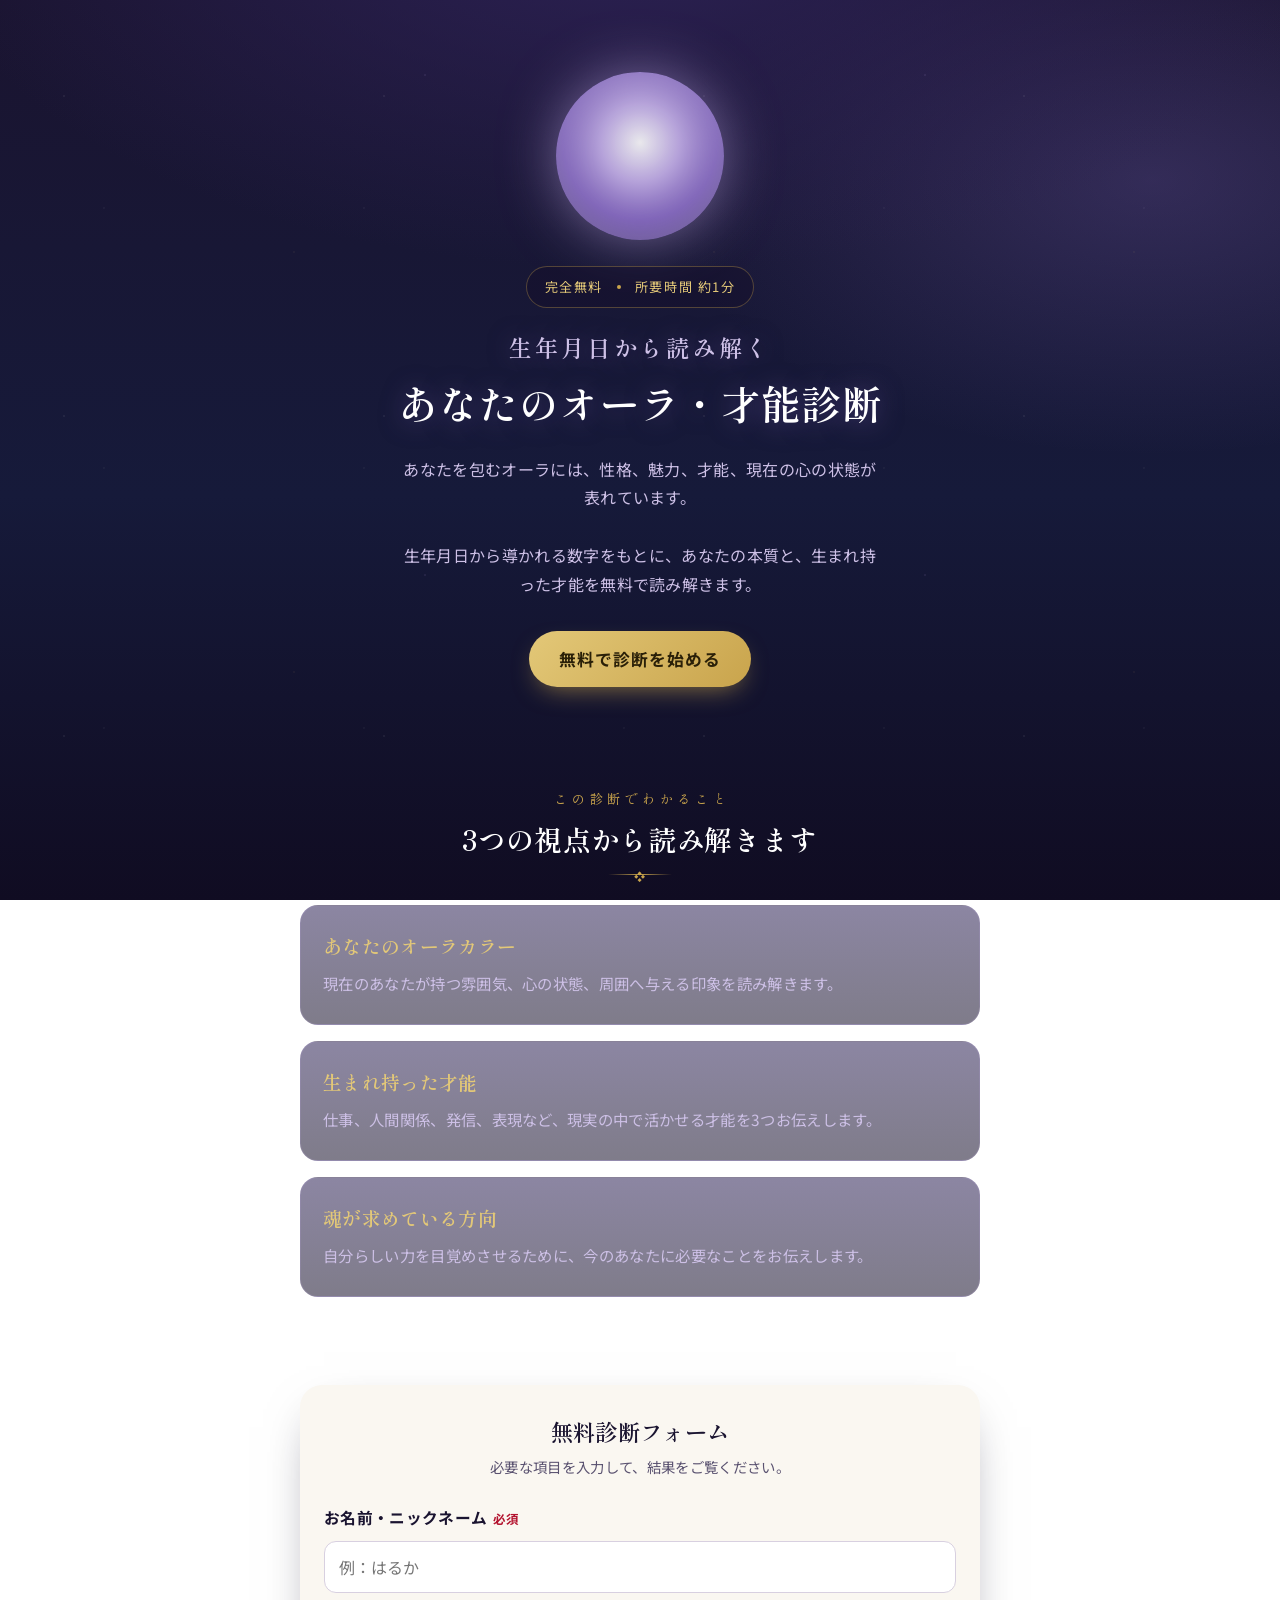
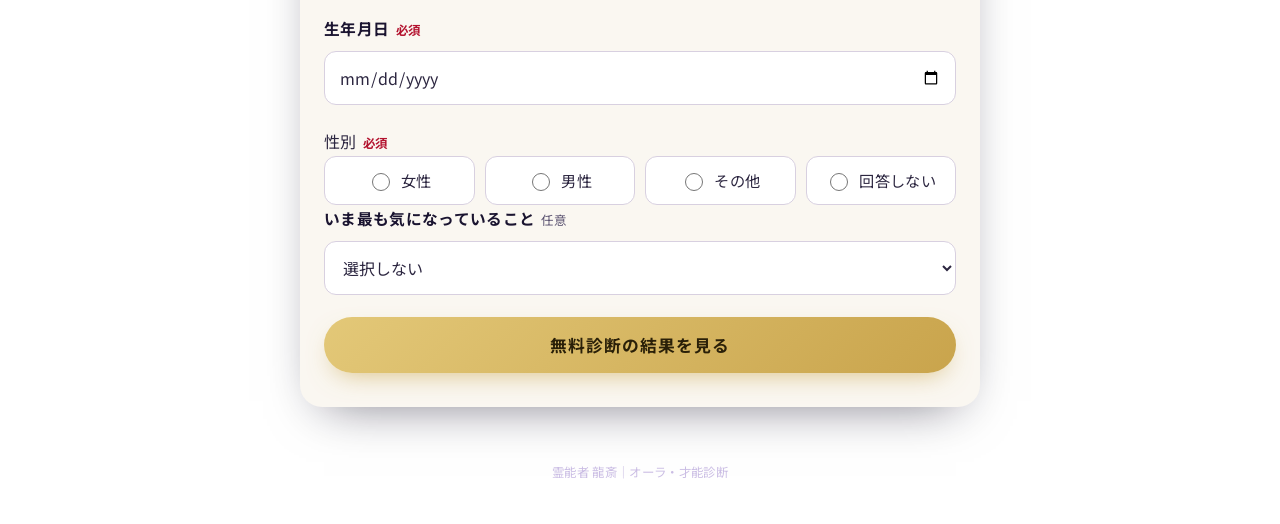
<file: index.html>
<!DOCTYPE html>
<html lang="ja">
<head>
<meta charset="UTF-8">
<meta name="viewport" content="width=device-width, initial-scale=1">
<title>無料オーラ・才能診断｜龍斎</title>
<meta name="description" content="霊能者・龍斎による無料オーラ・才能診断。生年月日から、あなたの本質・オーラカラー・生まれ持った才能を読み解きます。所要時間約1分、完全無料。">
<meta name="format-detection" content="telephone=no">

<!-- OGP（URLは公開時に差し替え） -->
<meta property="og:type" content="website">
<meta property="og:title" content="無料オーラ・才能診断｜龍斎">
<meta property="og:description" content="生年月日から、あなたの本質・オーラカラー・生まれ持った才能を無料で読み解きます。">
<meta property="og:url" content="https://example.com/">
<meta property="og:image" content="https://example.com/assets/main-visual.webp">
<meta name="twitter:card" content="summary_large_image">

<!-- フォント（読み込めない場合もCSSのフォールバックで崩れません） -->
<link rel="preconnect" href="https://fonts.googleapis.com">
<link rel="preconnect" href="https://fonts.gstatic.com" crossorigin>
<link href="https://fonts.googleapis.com/css2?family=Shippori+Mincho:wght@500;600&family=Noto+Sans+JP:wght@400;500;700&display=swap" rel="stylesheet">

<link rel="stylesheet" href="style.css">
</head>
<body>

<!-- ファーストビュー -->
<header class="hero">
  <div class="wrap">
    <div class="hero__visual" aria-hidden="true"></div>
    <div class="hero__label">
      <span>完全無料</span><span class="dot"></span><span>所要時間 約1分</span>
    </div>
    <h1><span class="sub">生年月日から読み解く</span>あなたのオーラ・才能診断</h1>
    <p>あなたを包むオーラには、性格、魅力、才能、現在の心の状態が表れています。

生年月日から導かれる数字をもとに、あなたの本質と、生まれ持った才能を無料で読み解きます。</p>
    <button type="button" class="btn" data-scroll="form">無料で診断を始める</button>
  </div>
</header>

<!-- 診断の説明 -->
<section class="section">
  <div class="wrap">
    <div class="section__head">
      <p class="eyebrow">この診断でわかること</p>
      <h2>3つの視点から読み解きます</h2>
      <div class="divider" aria-hidden="true"></div>
    </div>
    <div class="cards">
      <div class="card">
        <h3>あなたのオーラカラー</h3>
        <p>現在のあなたが持つ雰囲気、心の状態、周囲へ与える印象を読み解きます。</p>
      </div>
      <div class="card">
        <h3>生まれ持った才能</h3>
        <p>仕事、人間関係、発信、表現など、現実の中で活かせる才能を3つお伝えします。</p>
      </div>
      <div class="card">
        <h3>魂が求めている方向</h3>
        <p>自分らしい力を目覚めさせるために、今のあなたに必要なことをお伝えします。</p>
      </div>
    </div>
  </div>
</section>

<!-- 診断フォーム -->
<section class="section" id="form">
  <div class="wrap">
    <form class="formcard" id="diagnose-form" novalidate>
      <h2>無料診断フォーム</h2>
      <p class="note">必要な項目を入力して、結果をご覧ください。</p>

      <div class="field">
        <label class="lbl" for="name">お名前・ニックネーム<span class="req">必須</span></label>
        <input class="input" type="text" id="name" name="name" autocomplete="nickname"
               placeholder="例：はるか" maxlength="30">
      </div>

      <div class="field">
        <label class="lbl" for="birth">生年月日<span class="req">必須</span></label>
        <input class="input" type="date" id="birth" name="birth" autocomplete="bday">
      </div>

      <fieldset class="field" id="field-gender" tabindex="-1" style="border:0;margin:0;padding:0;">
        <legend class="lbl" style="padding:0;">性別<span class="req">必須</span></legend>
        <div class="radios">
          <label><input type="radio" name="gender" value="女性">女性</label>
          <label><input type="radio" name="gender" value="男性">男性</label>
          <label><input type="radio" name="gender" value="その他">その他</label>
          <label><input type="radio" name="gender" value="回答しない">回答しない</label>
        </div>
      </fieldset>

      <div class="field">
        <label class="lbl" for="concern">いま最も気になっていること<span class="opt">任意</span></label>
        <select class="select" id="concern" name="concern">
          <option value="">選択しない</option>
          <option value="自分の性格">自分の性格</option>
          <option value="仕事・才能">仕事・才能</option>
          <option value="恋愛">恋愛</option>
          <option value="人間関係">人間関係</option>
          <option value="将来">将来</option>
          <option value="霊的な感覚">霊的な感覚</option>
          <option value="特に決まっていない">特に決まっていない</option>
        </select>
      </div>

      <ul class="errors" id="form-errors" aria-live="polite"></ul>

      <div class="submit-wrap">
        <button type="submit" class="btn btn--block">無料診断の結果を見る</button>
      </div>
    </form>
  </div>
</section>

<footer class="site-footer">
  <div class="wrap">霊能者 龍斎｜オーラ・才能診断</div>
</footer>

<!-- 診断演出 -->
<div class="overlay" id="overlay" aria-hidden="true">
  <div class="overlay__orb" aria-hidden="true"></div>
  <p>あなたのオーラと才能を
読み解いています…</p>
</div>

<script src="script.js"></script>
</body>
</html>
</file>
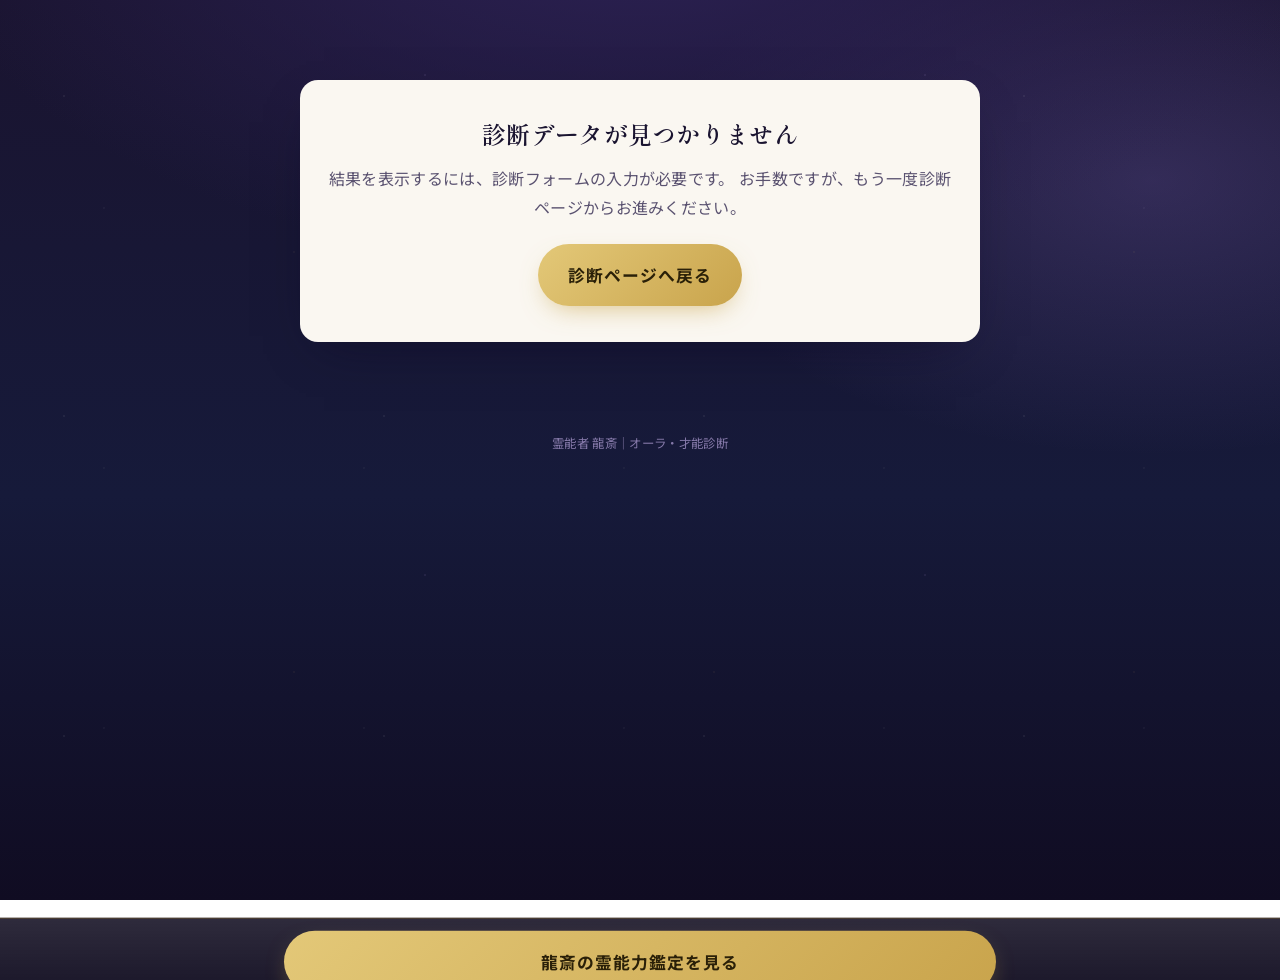
<file: result.html>
<!DOCTYPE html>
<html lang="ja">
<head>
<meta charset="UTF-8">
<meta name="viewport" content="width=device-width, initial-scale=1">
<title>あなたのオーラ・才能診断結果｜龍斎</title>
<meta name="description" content="あなたのオーラから読み解いた、オーラカラー・本質・才能・恋愛傾向・魂の覚醒に必要なこと。霊能者・龍斎による無料診断結果。">
<meta name="robots" content="noindex">

<!-- OGP（URLは公開時に差し替え） -->
<meta property="og:type" content="website">
<meta property="og:title" content="あなたのオーラ・才能診断結果｜龍斎">
<meta property="og:description" content="あなたのオーラから読み解く、本質と生まれ持った才能。">
<meta property="og:url" content="https://example.com/result.html">
<meta property="og:image" content="https://example.com/assets/main-visual.webp">
<meta name="twitter:card" content="summary_large_image">

<link rel="preconnect" href="https://fonts.googleapis.com">
<link rel="preconnect" href="https://fonts.gstatic.com" crossorigin>
<link href="https://fonts.googleapis.com/css2?family=Shippori+Mincho:wght@500;600&family=Noto+Sans+JP:wght@400;500;700&display=swap" rel="stylesheet">

<link rel="stylesheet" href="style.css">
</head>
<body>

<!-- データが無い場合の案内 -->
<div class="wrap">
  <div class="notice" id="no-data" style="display:none;">
    <h2>診断データが見つかりません</h2>
    <p>結果を表示するには、診断フォームの入力が必要です。
お手数ですが、もう一度診断ページからお進みください。</p>
    <a class="btn" href="index.html">診断ページへ戻る</a>
  </div>
</div>

<!-- 結果本体 -->
<main id="result-content">

  <header class="result-header">
    <div class="wrap">
      <p class="eyebrow">YOUR AURA &amp; TALENT</p>
      <h1><span class="uname" id="user-name"></span>さんの診断結果</h1>
      <p class="sub">あなたのオーラと、</p>
      <p class="sub">生まれ持った才能を読み解きました</p>
      <p class="concern-note" id="concern-note"></p>
    </div>
  </header>

  <div class="wrap">

    <!-- 1. オーラカラー -->
    <section class="rcard reveal">
      <p class="eyebrow">01</p>
      <h2>あなたのオーラカラー</h2>
      <div class="aura-stage">
        <div class="aura-orb" id="aura-orb" aria-hidden="true"></div>
        <div class="aura-name" id="aura-name"></div>
      </div>
      <div id="aura-text"></div>
    </section>

    <!-- 2. 本質 -->
    <section class="rcard reveal">
      <p class="eyebrow">02</p>
      <h2>あなたの本質</h2>
      <div id="essence-text"></div>
    </section>

    <!-- 3. 周囲から見た印象 -->
    <section class="rcard reveal">
      <p class="eyebrow">03</p>
      <h2>周囲から見た印象</h2>
      <div id="impression-text"></div>
    </section>

    <!-- 4. 隠れた弱さ -->
    <section class="rcard reveal">
      <p class="eyebrow">04</p>
      <h2>隠れた弱さ</h2>
      <div id="weakness-text"></div>
    </section>

    <!-- 5. 生まれ持った才能 -->
    <section class="rcard reveal">
      <p class="eyebrow">05</p>
      <h2>生まれ持った才能</h2>
      <div class="talents" id="talents"></div>
    </section>

    <!-- 6. 仕事で活きる才能 -->
    <section class="rcard reveal">
      <p class="eyebrow">06</p>
      <h2>仕事で活きる才能</h2>
      <div id="work-text"></div>
    </section>

    <!-- 7. 恋愛で表れる性質 -->
    <section class="rcard reveal">
      <p class="eyebrow">07</p>
      <h2>恋愛で表れる性質</h2>
      <div id="love-text"></div>
    </section>

    <!-- 8. 魂の覚醒に必要なこと -->
    <section class="rcard reveal">
      <p class="eyebrow">08</p>
      <h2>魂の覚醒に必要なこと</h2>
      <div id="awakening-text"></div>
    </section>

    <!-- 有料鑑定への案内 -->
    <section class="sales reveal" aria-labelledby="sales-head">
      <h2 id="sales-head">魂に秘められた力を
さらに深く知りたい方へ</h2>

      <p>今回の無料診断では、あなたのオーラから読み解いた傾向、本質、才能についてお伝えしました。診断結果の中で、</p>

      <ul class="checks">
        <li>人の気持ちを感じ取りやすい</li>
        <li>場の空気に強く影響される</li>
        <li>直感で選んだことが現実につながる</li>
        <li>人から相談されることが多い</li>
        <li>自分には何か特別な感覚がある気がする</li>
      </ul>

      <p>このような部分が強く当てはまった方は、まだ自覚していない感受性や、霊的な才能を持っている可能性があります。</p>

      <p>ただし、無料診断のオーラから読み取れるのは、本質や感受性、才能の傾向までです。どのような霊能力を持っているのか。現在どの程度目覚めているのか。どの力を伸ばすことで人生に活かせるのか。これらは、一人ひとりの状態を詳しく見なければ分かりません。</p>

      <div class="menu-card">
        <h3>龍斎の霊能力鑑定</h3>
        <ul>
          <li>生まれ持った霊感の強さ</li>
          <li>あなたの霊能力 上位3つ</li>
          <li>今後目覚めやすい力</li>
          <li>感覚が鈍っている原因</li>
          <li>才能を伸ばすための具体的な方法</li>
          <li>仕事や人生への活かし方</li>
        </ul>
      </div>

      <p>今まで感じてきたことは、単なる気のせいではないかもしれません。自分の中にある力を、曖昧な感覚のまま終わらせたくない方へ。龍斎が、あなたに秘められた力を一つひとつ丁寧に読み解きます。</p>

      <div class="sales__cta">
        <a class="btn" data-cta href="https://example.com/" target="_blank" rel="noopener">龍斎の霊能力鑑定を見る</a>
        <span class="micro">※無理な勧誘や、自動課金はありません</span>
      </div>
    </section>

    <!-- 操作ボタン -->
    <div class="actions">
      <button type="button" class="btn btn--ghost share-btn" id="share-btn">診断結果をシェアする</button>
      <button type="button" class="btn btn--ghost" id="redo-btn">もう一度診断する</button>
    </div>

    <!-- 免責 -->
    <p class="disclaimer">本診断は、数秘術をもとにした娯楽コンテンツです。結果は、これからの自分を考えるヒントとしてお楽しみください。医療・健康・法律など、専門的な判断の代わりとなるものではありません。</p>

  </div>
</main>

<!-- ページ上部へ戻る -->
<button type="button" class="to-top" id="to-top" aria-label="ページ上部へ戻る">↑</button>

<!-- 追従CTA -->
<div class="sticky-cta" id="sticky-cta">
  <div class="wrap">
    <a class="btn btn--block" data-cta href="https://example.com/" target="_blank" rel="noopener">龍斎の霊能力鑑定を見る</a>
  </div>
</div>

<footer class="site-footer">
  <div class="wrap">霊能者 龍斎｜オーラ・才能診断</div>
</footer>

<script src="result.js"></script>
</body>
</html>
</file>
<file: style.css>
/* =========================================================
   龍斎 オーラ・才能診断  style.css
   深紫×紺の幻想背景 / 本文は明るく読みやすいカード
   ========================================================= */

:root {
  /* palette */
  --ink:        #1a1430;   /* 深い紫 */
  --ink-2:      #221a3e;
  --navy:       #161a3a;   /* 紺 */
  --gold:       #c9a44c;   /* 金 */
  --gold-soft:  #e3c878;
  --fuji:       #b6a3da;   /* 淡い藤色 */
  --fuji-soft:  #cdc0e6;
  --paper:      #faf7f1;   /* 本文カード */
  --paper-2:    #f3eee3;
  --text:       #2c2640;   /* カード上の本文 */
  --text-soft:  #5a5270;
  --text-on-ink:#efe9f6;   /* 暗背景上の文字 */
  --line:       rgba(201,164,76,.35);

  --maxw: 720px;
  --radius: 18px;
  --shadow: 0 18px 50px -24px rgba(10,6,30,.6);

  --serif: "Shippori Mincho", "Hiragino Mincho ProN", "Yu Mincho", "YuMincho",
           "Noto Serif JP", serif;
  --sans:  "Noto Sans JP", "Hiragino Kaku Gothic ProN", "Hiragino Sans",
           "Yu Gothic", "Meiryo", system-ui, sans-serif;
}

* { box-sizing: border-box; }

html { -webkit-text-size-adjust: 100%; scroll-behavior: smooth; }

body {
  margin: 0;
  font-family: var(--sans);
  color: var(--text-on-ink);
  line-height: 1.8;
  font-size: 16px;
  letter-spacing: .02em;
  background:
    radial-gradient(1200px 600px at 50% -10%, #2d2256 0%, transparent 60%),
    radial-gradient(900px 500px at 90% 20%, rgba(132,108,196,.25) 0%, transparent 55%),
    linear-gradient(180deg, var(--ink) 0%, var(--navy) 55%, #100c22 100%);
  background-attachment: fixed;
  min-height: 100vh;
}

@media (prefers-reduced-motion: reduce) {
  html { scroll-behavior: auto; }
  * { animation: none !important; transition: none !important; }
}

/* faint starfield atmosphere */
body::before {
  content: "";
  position: fixed;
  inset: 0;
  pointer-events: none;
  z-index: 0;
  background-image:
    radial-gradient(1px 1px at 20% 30%, rgba(255,255,255,.35), transparent),
    radial-gradient(1px 1px at 70% 60%, rgba(230,200,120,.30), transparent),
    radial-gradient(1px 1px at 40% 80%, rgba(255,255,255,.20), transparent),
    radial-gradient(1.5px 1.5px at 85% 15%, rgba(182,163,218,.30), transparent);
  background-repeat: repeat;
  background-size: 320px 320px, 420px 420px, 260px 260px, 500px 500px;
  opacity: .6;
}

.wrap {
  position: relative;
  z-index: 1;
  width: 100%;
  max-width: var(--maxw);
  margin: 0 auto;
  padding: 0 20px;
}

img { max-width: 100%; height: auto; display: block; }

a { color: var(--gold-soft); }

/* ---------- typography ---------- */
h1, h2, h3 { font-family: var(--serif); font-weight: 600; line-height: 1.5; }

.eyebrow {
  font-family: var(--serif);
  font-size: .82rem;
  letter-spacing: .35em;
  color: var(--gold);
  margin: 0 0 .6em;
  text-indent: .35em;
}

.lead { color: var(--fuji-soft); }

/* ---------- buttons ---------- */
.btn {
  display: inline-flex;
  align-items: center;
  justify-content: center;
  gap: .5em;
  min-height: 56px;
  padding: 16px 30px;
  font-family: var(--sans);
  font-size: 1.05rem;
  font-weight: 700;
  letter-spacing: .06em;
  text-decoration: none;
  border: none;
  border-radius: 999px;
  cursor: pointer;
  color: #2a2008;
  background: linear-gradient(135deg, var(--gold-soft), var(--gold));
  box-shadow: 0 10px 26px -10px rgba(201,164,76,.7);
  transition: transform .18s ease, box-shadow .18s ease, filter .18s ease;
}
.btn:hover { transform: translateY(-2px); box-shadow: 0 16px 34px -12px rgba(201,164,76,.8); }
.btn:active { transform: translateY(0); }
.btn--ghost {
  color: var(--fuji-soft);
  background: transparent;
  border: 1px solid var(--line);
  box-shadow: none;
}
.btn--ghost:hover { background: rgba(182,163,218,.10); transform: none; }
.btn--block { width: 100%; }

:focus-visible {
  outline: 3px solid var(--fuji-soft);
  outline-offset: 3px;
  border-radius: 6px;
}

/* ============================================================
   INDEX : hero
   ============================================================ */
.hero {
  text-align: center;
  padding: 72px 0 56px;
  position: relative;
}
.hero__visual {
  width: 168px;
  height: 168px;
  margin: 0 auto 26px;
  border-radius: 50%;
  background:
    radial-gradient(circle at 50% 42%, rgba(255,255,255,.9) 0%, var(--fuji) 30%, #7b5fb6 60%, #3a2a66 100%);
  box-shadow: 0 0 60px -6px rgba(182,163,218,.7), inset 0 0 40px rgba(255,255,255,.25);
  background-size: cover;
  background-position: center;
  animation: float 6s ease-in-out infinite;
}
@keyframes float { 0%,100%{transform:translateY(0)} 50%{transform:translateY(-8px)} }

.hero__label {
  display: inline-flex;
  gap: 14px;
  align-items: center;
  margin: 0 auto 22px;
  padding: 8px 18px;
  font-size: .82rem;
  letter-spacing: .12em;
  color: var(--gold-soft);
  border: 1px solid var(--line);
  border-radius: 999px;
  background: rgba(20,14,40,.4);
}
.hero__label span { white-space: nowrap; }
.hero__label .dot { width: 4px; height: 4px; border-radius: 50%; background: var(--gold); }

.hero h1 {
  font-size: clamp(1.7rem, 6.5vw, 2.5rem);
  margin: 0 0 22px;
  color: #fff;
  text-shadow: 0 2px 24px rgba(123,95,182,.5);
}
.hero h1 .sub { display: block; font-size: .58em; color: var(--fuji-soft); margin-bottom: .35em; letter-spacing: .14em; }

.hero p {
  max-width: 30em;
  margin: 0 auto 32px;
  color: var(--fuji-soft);
  white-space: pre-line;
  font-size: 1rem;
}

/* ---------- section frame ---------- */
.section { padding: 44px 0; }
.section__head { text-align: center; margin-bottom: 30px; }
.section__head h2 {
  font-size: clamp(1.35rem, 5vw, 1.75rem);
  color: #fff;
  margin: 0;
}
.divider {
  width: 64px; height: 1px; margin: 14px auto 0;
  background: linear-gradient(90deg, transparent, var(--gold), transparent);
  position: relative;
}
.divider::after {
  content: "❖"; color: var(--gold); font-size: .7rem;
  position: absolute; top: -.7em; left: 50%; transform: translateX(-50%);
  background: transparent;
}

/* feature cards (index) */
.cards { display: grid; gap: 16px; }
.card {
  background: linear-gradient(180deg, rgba(45,34,86,.55), rgba(22,16,42,.55));
  border: 1px solid rgba(182,163,218,.18);
  border-radius: var(--radius);
  padding: 26px 22px;
  backdrop-filter: blur(2px);
}
.card h3 { margin: 0 0 10px; color: var(--gold-soft); font-size: 1.18rem; }
.card p { margin: 0; color: var(--fuji-soft); font-size: .96rem; }

/* ============================================================
   FORM
   ============================================================ */
.formcard {
  background: var(--paper);
  color: var(--text);
  border-radius: 22px;
  padding: 30px 24px 34px;
  box-shadow: var(--shadow);
}
.formcard h2 { color: var(--ink); text-align: center; margin: 0 0 6px; font-size: 1.4rem; }
.formcard .note { text-align: center; color: var(--text-soft); font-size: .9rem; margin: 0 0 24px; }

.field { margin-bottom: 22px; }
.field > label.lbl {
  display: block;
  font-weight: 700;
  color: var(--ink);
  margin-bottom: 8px;
  font-size: .98rem;
}
.field .req { color: #b3122e; font-size: .78rem; margin-left: .5em; font-weight: 700; }
.field .opt { color: var(--text-soft); font-size: .78rem; margin-left: .5em; font-weight: 400; }

.input, .select {
  width: 100%;
  min-height: 52px;
  padding: 13px 14px;
  font-family: var(--sans);
  font-size: 1rem;
  color: var(--text);
  background: #fff;
  border: 1.5px solid #d8d0e0;
  border-radius: 12px;
  transition: border-color .15s ease, box-shadow .15s ease;
}
.input:focus, .select:focus {
  border-color: var(--fuji);
  box-shadow: 0 0 0 3px rgba(182,163,218,.3);
  outline: none;
}
.input.is-error, .select.is-error { border-color: #b3122e; box-shadow: 0 0 0 3px rgba(179,18,46,.15); }

.radios { display: flex; flex-wrap: wrap; gap: 10px; }
.radios label {
  flex: 1 1 calc(50% - 5px);
  min-height: 48px;
  display: flex; align-items: center; justify-content: center;
  gap: 8px;
  padding: 10px 12px;
  border: 1.5px solid #d8d0e0;
  border-radius: 12px;
  cursor: pointer;
  font-size: .95rem;
  background: #fff;
  transition: border-color .15s ease, background .15s ease;
}
.radios input { accent-color: #7b5fb6; width: 18px; height: 18px; }
.radios label:has(input:checked) { border-color: var(--fuji); background: #f3eefa; font-weight: 700; }
.radios label:focus-within { box-shadow: 0 0 0 3px rgba(182,163,218,.3); }

.errors {
  margin: 4px 0 18px;
  padding: 0;
  list-style: none;
}
.errors li {
  color: #9c0f27;
  background: #fbe9ec;
  border: 1px solid #f2c2cb;
  border-radius: 10px;
  padding: 10px 14px;
  font-size: .92rem;
  margin-bottom: 8px;
}
.errors:empty { display: none; }

.submit-wrap { margin-top: 6px; }

/* ============================================================
   診断演出 overlay
   ============================================================ */
.overlay {
  position: fixed; inset: 0; z-index: 999;
  display: none;
  align-items: center; justify-content: center;
  flex-direction: column;
  text-align: center;
  background: radial-gradient(circle at 50% 40%, rgba(45,34,86,.96), rgba(12,8,28,.98));
  backdrop-filter: blur(4px);
  padding: 30px;
}
.overlay.show { display: flex; }
.overlay__orb {
  width: 120px; height: 120px; border-radius: 50%;
  background: radial-gradient(circle at 50% 40%, #fff, var(--fuji) 35%, #6a4ca0 70%, transparent);
  box-shadow: 0 0 70px 8px rgba(182,163,218,.6);
  animation: pulse 1.4s ease-in-out infinite;
  margin-bottom: 28px;
}
@keyframes pulse {
  0%,100% { transform: scale(1); opacity: .9; }
  50% { transform: scale(1.12); opacity: 1; }
}
.overlay p { color: var(--fuji-soft); white-space: pre-line; font-family: var(--serif); font-size: 1.05rem; }

/* ============================================================
   RESULT page
   ============================================================ */
.result-header { text-align: center; padding: 60px 0 24px; }
.result-header .eyebrow { color: var(--gold); }
.result-header h1 { font-size: clamp(1.6rem, 6vw, 2.2rem); color: #fff; margin: 0 0 14px; }
.result-header h1 .uname { color: var(--gold-soft); }
.result-header .sub { color: var(--fuji-soft); margin: 0; }

.concern-note {
  max-width: 30em;
  margin: 22px auto 0;
  padding: 16px 20px;
  border-left: 2px solid var(--gold);
  background: rgba(182,163,218,.10);
  border-radius: 0 12px 12px 0;
  color: var(--fuji-soft);
  font-size: .96rem;
}
.concern-note:empty { display: none; }

/* reveal animation */
.reveal { opacity: 0; transform: translateY(18px); transition: opacity .7s ease, transform .7s ease; }
.reveal.in { opacity: 1; transform: none; }

/* result content card */
.rcard {
  background: var(--paper);
  color: var(--text);
  border-radius: var(--radius);
  padding: 30px 26px;
  margin-bottom: 22px;
  box-shadow: var(--shadow);
}
.rcard .eyebrow { color: #a07d2a; }
.rcard h2 {
  color: var(--ink);
  font-size: 1.4rem;
  margin: 0 0 16px;
  border-bottom: 1px solid var(--paper-2);
  padding-bottom: 12px;
}
.rcard p { margin: 0 0 1em; }
.rcard p:last-child { margin-bottom: 0; }

/* aura orb */
.aura-stage { display: flex; flex-direction: column; align-items: center; text-align: center; margin-bottom: 22px; }
.aura-orb {
  width: 190px; height: 190px; border-radius: 50%;
  position: relative;
  animation: breathe 5.5s ease-in-out infinite;
}
@keyframes breathe { 0%,100%{ transform: scale(1) } 50%{ transform: scale(1.05) } }
.aura-orb::after {
  content: ""; position: absolute; inset: -22px; border-radius: 50%;
  background: inherit; filter: blur(26px); opacity: .55; z-index: -1;
}
.aura-name {
  margin-top: 18px;
  font-family: var(--serif);
  font-size: 1.5rem;
  color: var(--gold-soft);
  letter-spacing: .14em;
}
.aura-name small { display:block; font-size: .55em; letter-spacing:.3em; color: var(--fuji); margin-bottom:.4em; }

/* 12 aura color themes */
.aura-red       { background: radial-gradient(circle at 45% 38%, #ffd9d0 0%, #e8556a 38%, #b3122e 72%, #5e0a1a 100%); }
.aura-sakura    { background: radial-gradient(circle at 45% 38%, #ffffff 0%, #ffd5e1 40%, #f6a8c2 72%, #d97da0 100%); }
.aura-gold      { background: radial-gradient(circle at 45% 38%, #fff6d8 0%, #f2cf6a 42%, #d4a72e 74%, #8c6a12 100%); }
.aura-green     { background: radial-gradient(circle at 45% 38%, #e6f6e6 0%, #6cc191 40%, #2f7d54 72%, #14442e 100%); }
.aura-turquoise { background: radial-gradient(circle at 45% 38%, #e4fbfb 0%, #6fded9 40%, #2fb6bf 72%, #136a72 100%); }
.aura-rose      { background: radial-gradient(circle at 45% 38%, #fff0f4 0%, #f6a8c0 40%, #e3719a 72%, #9c3e63 100%); }
.aura-indigo    { background: radial-gradient(circle at 45% 38%, #e3e8ff 0%, #6d82d6 40%, #2e4a8f 72%, #161f4a 100%); }
.aura-purple    { background: radial-gradient(circle at 45% 38%, #f3e6fb 0%, #b07fd6 40%, #7a3fa0 72%, #3e1f5e 100%); }
.aura-platinum  { background: radial-gradient(circle at 45% 38%, #ffffff 0%, #f1eee2 38%, #d8d2c0 70%, #b9b3a0 100%); }
.aura-blueviolet{ background: radial-gradient(circle at 45% 38%, #ece6ff 0%, #9a8be6 40%, #6a5acd 72%, #382a8c 100%); }
.aura-goldgreen { background: radial-gradient(circle at 38% 35%, #fff3cf 0%, #e3c060 30%, #4f9468 62%, #1f5a3c 100%); }
.aura-rainbow   { background: conic-gradient(from 210deg, #f7c7d6, #f6dca0, #cde6b6, #b6e3e6, #c5c0ec, #e6c0e0, #f7c7d6); }
.aura-rainbow::after { opacity: .4; }

/* talent grid */
.talents { display: grid; gap: 16px; margin-top: 6px; }
.talent {
  background: var(--paper-2);
  border-radius: 14px;
  padding: 20px 18px;
  border: 1px solid #e6dfd0;
}
.talent h3 {
  margin: 0 0 10px; font-size: 1.12rem; color: var(--ink);
  display: flex; align-items: baseline; gap: 10px;
}
.talent h3 .num {
  font-family: var(--serif); color: var(--gold); font-size: .9rem;
  border: 1px solid var(--gold); border-radius: 50%;
  width: 26px; height: 26px; display: inline-flex; align-items: center; justify-content: center;
  flex: 0 0 auto;
}
.talent p { margin: 0 0 .9em; font-size: .96rem; }
.talent p:last-child { margin-bottom: 0; }

/* ============================================================
   sales section
   ============================================================ */
.sales {
  background: linear-gradient(180deg, rgba(45,34,86,.7), rgba(22,16,42,.7));
  border: 1px solid var(--line);
  border-radius: 22px;
  padding: 38px 26px;
  margin: 40px 0 22px;
}
.sales h2 {
  text-align: center; color: #fff; font-size: clamp(1.3rem,5vw,1.7rem);
  margin: 0 0 22px; line-height: 1.6;
}
.sales p { color: var(--fuji-soft); }
.sales .checks { list-style: none; padding: 0; margin: 6px 0; }
.sales .checks li {
  padding: 6px 0 6px 30px; position: relative; color: var(--text-on-ink);
}
.sales .checks li::before {
  content: "✦"; color: var(--gold); position: absolute; left: 6px; top: 6px;
}

.menu-card {
  background: rgba(20,14,40,.55);
  border: 1px solid var(--line);
  border-radius: 16px;
  padding: 24px 22px;
  margin: 24px 0;
}
.menu-card h3 { color: var(--gold-soft); margin: 0 0 14px; text-align: center; font-size: 1.15rem; }
.menu-card ul { list-style: none; padding: 0; margin: 0; }
.menu-card li {
  padding: 11px 0 11px 28px; position: relative;
  border-bottom: 1px dashed rgba(182,163,218,.2);
  color: var(--text-on-ink); font-size: .98rem;
}
.menu-card li:last-child { border-bottom: none; }
.menu-card li::before { content: "✧"; color: var(--gold); position: absolute; left: 4px; }

.sales__cta { text-align: center; margin-top: 26px; }
.sales__cta .micro { display: block; margin-top: 12px; color: var(--fuji); font-size: .82rem; }

/* footer actions */
.actions { display: grid; gap: 12px; margin: 8px 0 18px; }
.disclaimer {
  text-align: center; color: var(--fuji); font-size: .8rem;
  margin: 28px auto 40px; max-width: 30em; line-height: 1.9; opacity: .8;
}

/* no-data notice */
.notice {
  background: var(--paper); color: var(--text);
  border-radius: 18px; padding: 36px 26px; text-align: center;
  box-shadow: var(--shadow); margin: 80px 0;
}
.notice h2 { color: var(--ink); margin: 0 0 12px; }
.notice p { color: var(--text-soft); margin: 0 0 22px; }

/* ============================================================
   sticky CTA + back to top
   ============================================================ */
.sticky-cta {
  position: fixed; left: 0; right: 0; bottom: 0; z-index: 50;
  padding: 12px 16px calc(12px + env(safe-area-inset-bottom));
  background: linear-gradient(0deg, rgba(12,8,28,.96), rgba(12,8,28,.86));
  border-top: 1px solid var(--line);
  transform: translateY(120%);
  transition: transform .3s ease;
}
.sticky-cta.show { transform: translateY(0); }
.sticky-cta .wrap { padding: 0 4px; }

.to-top {
  position: fixed; right: 16px; bottom: 84px; z-index: 60;
  width: 48px; height: 48px; border-radius: 50%;
  border: 1px solid var(--line);
  background: rgba(34,26,62,.9);
  color: var(--gold-soft); font-size: 1.2rem; cursor: pointer;
  display: flex; align-items: center; justify-content: center;
  opacity: 0; pointer-events: none; transition: opacity .25s ease;
}
.to-top.show { opacity: 1; pointer-events: auto; }

.site-footer { text-align:center; color: var(--fuji); opacity:.7; font-size:.78rem; padding: 10px 0 40px; }

/* ============================================================
   responsive
   ============================================================ */
@media (min-width: 560px) {
  .radios label { flex: 1 1 calc(25% - 8px); }
}

/* ============================================================
   print
   ============================================================ */
@media print {
  body { background: #fff; color: #000; }
  body::before { display: none; }
  .sticky-cta, .to-top, .sales__cta, .actions, .share-btn,
  .hero__label, .overlay { display: none !important; }
  .rcard, .formcard, .sales, .menu-card { box-shadow: none; border: 1px solid #ccc; }
  .rcard, .sales, .menu-card { background: #fff; color: #000; }
  .aura-orb { animation: none; }
  .reveal { opacity: 1 !important; transform: none !important; }
  a[href]::after { content: ""; }
}
</file>
